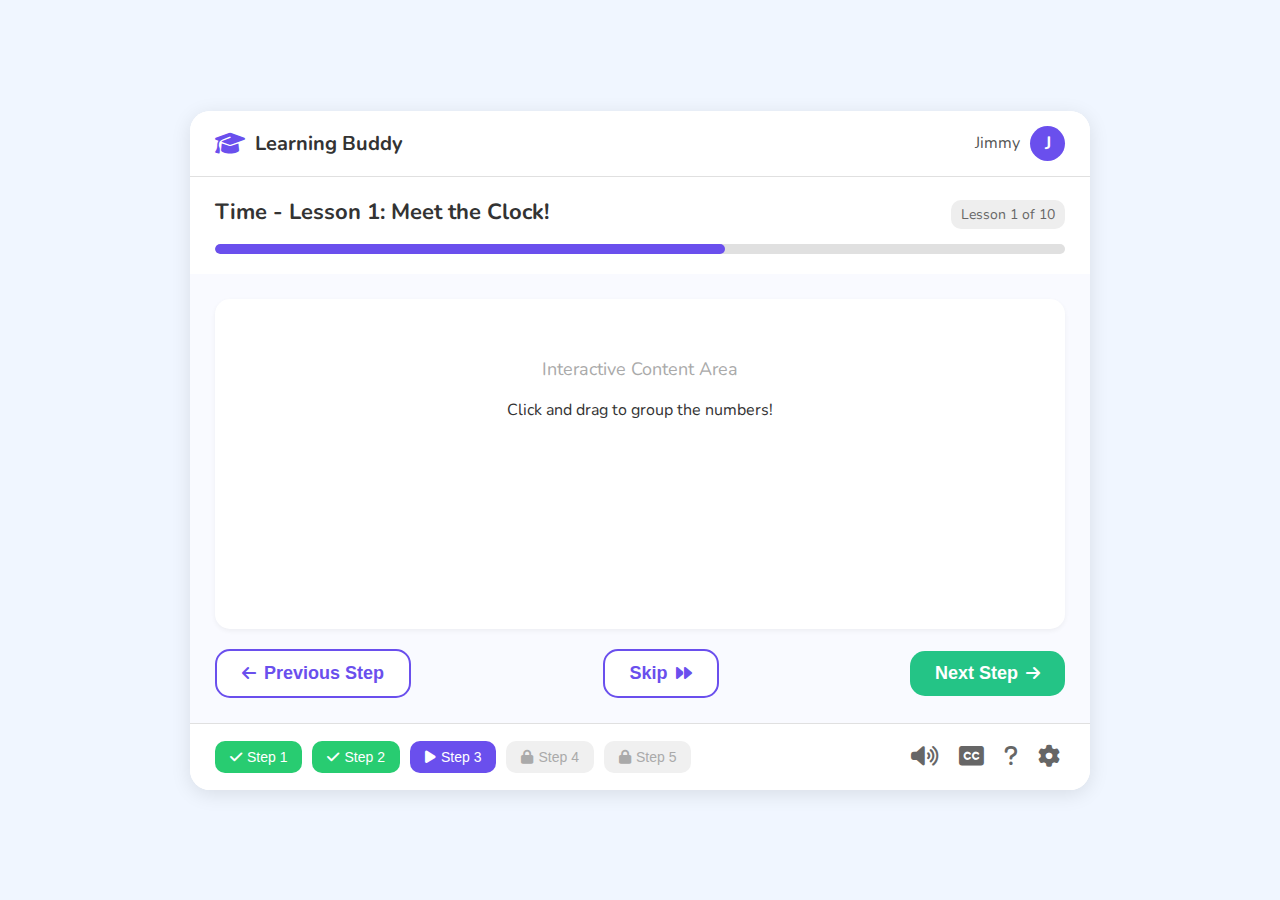
<file: LessonCode/index.html>
<!DOCTYPE html>
<html lang="en">
<head>
    <meta charset="UTF-8">
    <meta name="viewport" content="width=device-width, initial-scale=1.0">
    <title>Learning Buddy - Meet the Clock!</title>
    <link rel="stylesheet" href="style.css">
    <!-- Using Font Awesome for icons -->
    <link rel="stylesheet" href="https://cdnjs.cloudflare.com/ajax/libs/font-awesome/6.5.1/css/all.min.css">
    <!-- Using Google Fonts for child-friendly typography -->
    <link rel="preconnect" href="https://fonts.googleapis.com">
    <link rel="preconnect" href="https://fonts.gstatic.com" crossorigin>
    <link href="https://fonts.googleapis.com/css2?family=Nunito:wght@400;700&display=swap" rel="stylesheet">
</head>
<body>
    <div class="lesson-container">
        <header class="lesson-header">
            <div class="header-left">
                <i class="fas fa-graduation-cap header-icon"></i>
                <span class="header-title">Learning Buddy</span>
            </div>
            <div class="header-right">
                <span class="user-name">Jimmy</span>
                <div class="avatar-initial">J</div>
            </div>
        </header>

        <div class="lesson-progress-area">
             <div class="lesson-info">
                 <h1 class="lesson-title">Time - Lesson 1: Meet the Clock!</h1>
                 <span class="lesson-counter">Lesson 1 of 10</span> <!-- Placeholder total -->
             </div>
            <div class="progress-bar-container">
                <div class="progress-bar"></div>
            </div>
        </div>

        <main class="lesson-main">
            <div class="activity-area">
                <!-- Placeholder for interactive content -->
                <p class="placeholder-text">Interactive Content Area</p>
                <p>Click and drag to group the numbers!</p> <!-- From Image -->
            </div>

            <!-- Instruction box hidden for now - will be populated dynamically -->
            <!-- 
            <div class="instruction-box">
                <p class="instruction-title">[Instruction Title Placeholder]</p> 
                <p class="instruction-detail"><i class="fas fa-star star-icon"></i> [Instruction detail or feedback placeholder]</p> 
            </div>
            -->

            <div class="navigation-buttons">
                <button class="btn btn-secondary btn-prev-step"><i class="fas fa-arrow-left"></i> Previous Step</button>
                <button class="btn btn-secondary btn-skip">Skip <i class="fas fa-forward"></i></button>
                <button class="btn btn-primary btn-next-step">Next Step <i class="fas fa-arrow-right"></i></button>
            </div>
        </main>

        <footer class="lesson-footer">
            <div class="step-indicators">
                <button class="step-indicator completed"><i class="fas fa-check"></i> Step 1</button>
                <button class="step-indicator completed"><i class="fas fa-check"></i> Step 2</button>
                <button class="step-indicator active"><i class="fas fa-play"></i> Step 3</button>
                <button class="step-indicator locked"><i class="fas fa-lock"></i> Step 4</button>
                <button class="step-indicator locked"><i class="fas fa-lock"></i> Step 5</button>
            </div>

            <div class="footer-controls">
                <button class="btn-icon" aria-label="Audio Control"><i class="fas fa-volume-up"></i></button>
                <button class="btn-icon" aria-label="Closed Captions"><i class="fas fa-closed-captioning"></i></button>
                <button class="btn-icon" aria-label="Help"><i class="fas fa-question"></i></button>
                <button class="btn-icon" aria-label="Settings"><i class="fas fa-cog"></i></button>
            </div>
        </footer>
    </div>

    <!-- Link to p5.js library (if needed for interactions later) -->
    <!-- <script src="https://cdnjs.cloudflare.com/ajax/libs/p5.js/1.4.0/p5.js"></script> -->
    <!-- <script src="js/sketch.js"></script> -->

    <!-- Link to our JavaScript files -->
    <script src="js/stepNavigation.js" type="module"></script>
    <script src="js/main.js" type="module"></script>
</body>
</html>
</file>
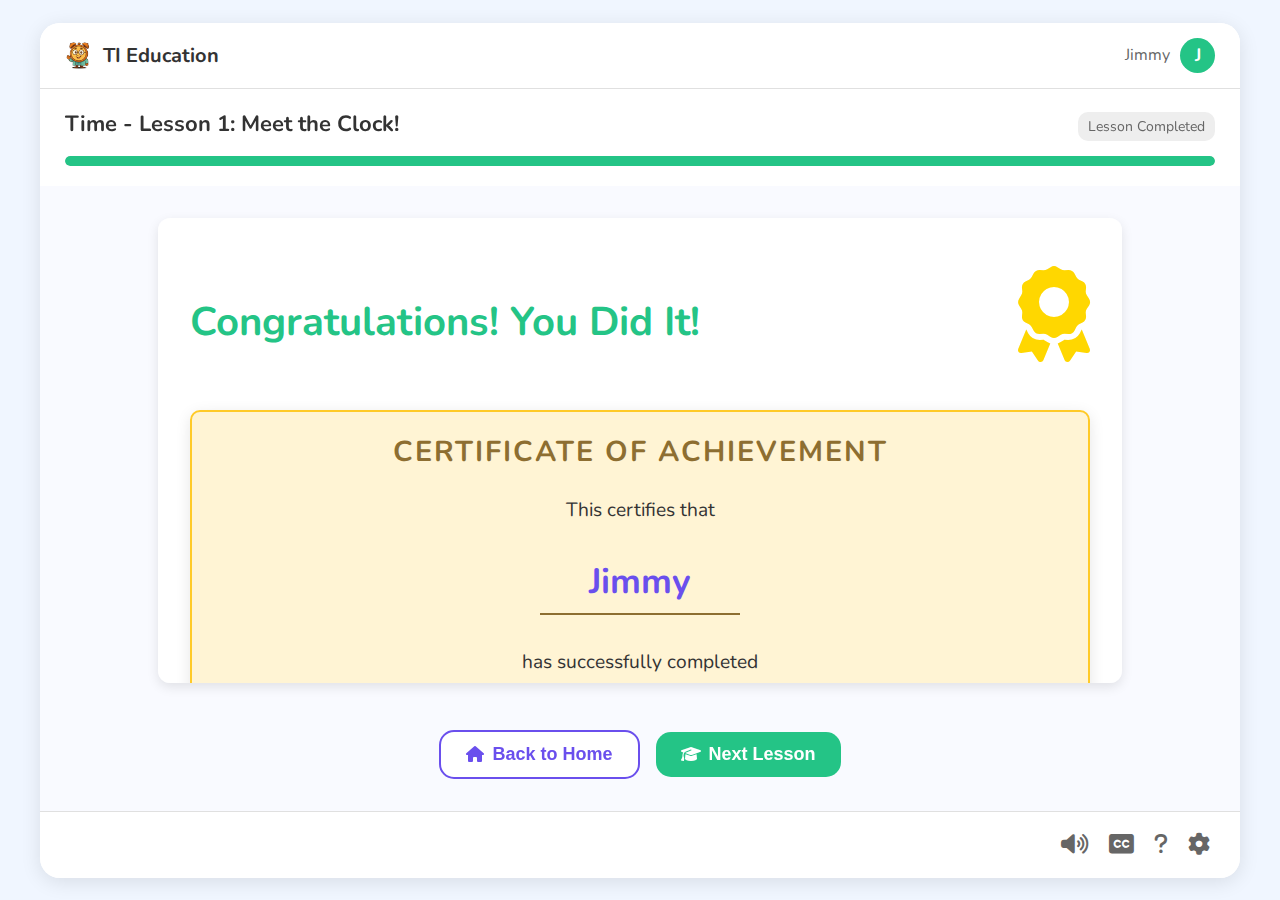
<file: completed.html>
<!DOCTYPE html>
<html lang="en">
<head>
    <meta charset="UTF-8">
    <meta name="viewport" content="width=device-width, initial-scale=1.0">
    <title>Congratulations! You've Completed "Meet the Clock!"</title>
    <link rel="stylesheet" href="css/style.css">
    <!-- Using Font Awesome for icons -->
    <link rel="stylesheet" href="https://cdnjs.cloudflare.com/ajax/libs/font-awesome/6.5.1/css/all.min.css">
    <!-- Using Google Fonts for child-friendly typography -->
    <link rel="preconnect" href="https://fonts.googleapis.com">
    <link rel="preconnect" href="https://fonts.gstatic.com" crossorigin>
    <link href="https://fonts.googleapis.com/css2?family=Nunito:wght@400;700&display=swap" rel="stylesheet">
    <!-- Favicon Link -->
    <link rel="icon" type="image/png" href="img/professor/professor_tempo_32x32.png">
    <style>
        /* Styles for scrollable certificate section */
        .lesson-main.completed-screen {
            overflow-y: auto !important;
            max-height: 70vh;
        }
        
        .completion-content {
            width: 100%;
            overflow-x: hidden;
        }
        
        .certificate-container {
            margin: 20px auto;
            max-width: 100%;
            box-sizing: border-box;
        }
        
        /* Add scrollbar styling for better appearance */
        .lesson-main.completed-screen::-webkit-scrollbar {
            width: 8px;
        }

        .lesson-main.completed-screen::-webkit-scrollbar-track {
            background: #f0f0f0;
            border-radius: 4px;
        }

        .lesson-main.completed-screen::-webkit-scrollbar-thumb {
            background-color: #ccc;
            border-radius: 4px;
        }

        .lesson-main.completed-screen::-webkit-scrollbar-thumb:hover {
            background-color: #aaa;
        }
    </style>
</head>
<body>
    <div class="lesson-container">
        <header class="lesson-header">
            <div class="header-left">
                <img src="img/professor/professor_tempo_48x48.png" alt="Professor Tempo" class="header-icon professor-icon" id="professor-image">
                <span class="header-title">TI Education</span>
            </div>
            <div class="header-right">
                <span class="user-name">Jimmy</span>
                <div class="avatar-initial">J</div>
            </div>
        </header>

        <div class="lesson-progress-area">
             <div class="lesson-info">
                 <h1 class="lesson-title">Time - Lesson 1: Meet the Clock!</h1>
                 <span class="lesson-counter">Lesson Completed</span>
             </div>
            <div class="progress-bar-container">
                <div class="progress-bar" style="width: 100%;"></div>
            </div>
        </div>

        <main class="lesson-main completed-screen">
            <div class="completion-content">
                <div class="completion-header" style="display: flex; justify-content: space-between; align-items: center;">
                    <h2>Congratulations! You Did It!</h2>
                    <div class="confetti-animation">
                        <i class="fas fa-award completion-icon"></i>
                    </div>
                </div>
                
                <div class="certificate-container">
                    <div class="certificate">
                        <div class="certificate-header">Certificate of Achievement</div>
                        <div class="certificate-title">This certifies that</div>
                        <div class="certificate-name">Jimmy</div>
                        <div class="certificate-description">has successfully completed</div>
                        <div class="certificate-course">Time - Lesson 1: Meet the Clock!</div>
                        <div class="certificate-stars">
                            <i class="fas fa-star"></i>
                            <i class="fas fa-star"></i>
                            <i class="fas fa-star"></i>
                            <i class="fas fa-star"></i>
                            <i class="fas fa-star"></i>
                        </div>
                    </div>
                </div>
                
                <div class="completion-summary">
                    <h3>You've Learned:</h3>
                    <ul>
                        <li><i class="fas fa-check"></i> The numbers and their positions on a clock face</li>
                        <li><i class="fas fa-check"></i> The hour hand (the short one) on the clock</li>
                        <li><i class="fas fa-check"></i> The minute hand (the long one) on the clock</li>
                        <li><i class="fas fa-check"></i> That clocks move in a clockwise direction</li>
                    </ul>
                </div>
            </div>

            <div class="navigation-buttons completion-buttons">
                <button class="btn btn-secondary" onclick="window.location.href='index.html'">
                    <i class="fas fa-home"></i> Back to Home
                </button>
                <button class="btn btn-primary" onclick="window.location.href='index.html'">
                    <i class="fas fa-graduation-cap"></i> Next Lesson
                </button>
            </div>
        </main>

        <footer class="lesson-footer">
            <div class="step-indicators">
                <!-- No step indicators shown on completion page -->
            </div>

            <div class="footer-controls">
                <button class="btn-icon" aria-label="Audio Control"><i class="fas fa-volume-up"></i></button>
                <button class="btn-icon" aria-label="Closed Captions"><i class="fas fa-closed-captioning"></i></button>
                <button class="btn-icon" aria-label="Help"><i class="fas fa-question"></i></button>
                <button class="btn-icon" aria-label="Settings"><i class="fas fa-cog"></i></button>
            </div>
        </footer>
    </div>

    <!-- Link to JavaScript files -->
    <script src="js/stepNavigation.js" type="module"></script>
    <script src="js/main.js" type="module"></script>
</body>
</html>
</file>
<file: LessonCode/style.css>
/* General Styles */
body {
    font-family: 'Nunito', sans-serif;
    margin: 0;
    background-color: #f0f6ff; /* Light blue background */
    display: flex;
    justify-content: center;
    align-items: center;
    min-height: 100vh;
    color: #333;
}

.lesson-container {
    background-color: #ffffff;
    border-radius: 20px;
    box-shadow: 0 4px 20px rgba(0, 0, 0, 0.1);
    width: 90%;
    max-width: 900px; /* Increased max width from 800px */
    overflow: hidden; /* Ensure child elements conform to rounded corners */
    display: flex;
    flex-direction: column;
}

/* Header */
.lesson-header {
    display: flex;
    justify-content: space-between;
    align-items: center;
    padding: 15px 25px;
    background-color: #fff; /* White header background */
    border-bottom: 1px solid #e0e0e0;
}

.header-left {
    display: flex;
    align-items: center;
}

.header-icon {
    font-size: 24px;
    color: #6a4fed; /* Primary Purple */
    margin-right: 10px;
}

.header-title {
    font-weight: 700;
    font-size: 20px;
    color: #333;
}

.header-right {
    display: flex;
    align-items: center;
}

.user-name {
    margin-right: 10px;
    font-size: 16px;
    color: #555;
}

/* Style for the Initial Avatar */
.avatar-initial {
    width: 35px;
    height: 35px;
    border-radius: 50%;
    background-color: #6a4fed; /* Primary Purple */
    color: white;
    display: flex;
    justify-content: center;
    align-items: center;
    font-weight: 700;
    font-size: 18px;
}

/* Progress Area */
.lesson-progress-area {
    padding: 20px 25px;
}

.lesson-info {
    display: flex;
    justify-content: space-between;
    align-items: baseline; /* Align title and counter */
    margin-bottom: 15px;
}

.lesson-title {
    font-size: 22px;
    font-weight: 700;
    margin: 0;
    color: #333;
}

.lesson-counter {
    font-size: 14px;
    color: #666;
    background-color: #eee;
    padding: 5px 10px;
    border-radius: 10px;
}

.progress-bar-container {
    height: 10px;
    background-color: #e0e0e0;
    border-radius: 5px;
    overflow: hidden;
}

.progress-bar {
    height: 100%;
    width: 30%; /* Example progress */
    background-color: #6a4fed; /* Primary Purple */
    border-radius: 5px;
    transition: width 0.5s ease-in-out;
}

/* Main Content */
.lesson-main {
    padding: 25px;
    background-color: #f9faff; /* Slightly off-white bg for main area */
    flex-grow: 1; /* Allow main to fill available space */
    display: flex;
    flex-direction: column;
    gap: 20px; /* Space between elements */
}

.activity-area {
    background-color: #ffffff;
    border-radius: 15px;
    padding: 40px 30px; /* Increased padding */
    text-align: center;
    min-height: 250px; /* Increased min-height */
    box-shadow: 0 2px 5px rgba(0, 0, 0, 0.05);
}

.placeholder-text {
    color: #aaa;
    font-size: 18px;
}

.instruction-box {
    background-color: #fffbe6; /* Light yellow */
    border: 1px solid #ffecb3; /* Yellow border */
    border-radius: 10px;
    padding: 15px 20px;
    min-height: 50px; /* Add min-height so it doesn't collapse when empty */
}

.instruction-title {
    font-weight: 700;
    margin: 0 0 5px 0;
    font-size: 18px;
}

.instruction-detail {
    margin: 0;
    font-size: 16px;
    color: #555;
}

.star-icon {
    color: #ffca28; /* Yellow star */
    margin-right: 5px;
}

/* Buttons */
.navigation-buttons {
    display: flex;
    justify-content: space-between; /* Space out main action buttons */
    align-items: center;
}

.btn {
    padding: 12px 25px;
    font-size: 18px;
    border-radius: 15px;
    border: none;
    cursor: pointer;
    transition: background-color 0.2s ease, transform 0.1s ease;
    font-weight: 700;
    display: inline-flex; /* Align icon and text */
    align-items: center;
    gap: 8px; /* Space between icon and text */
}

.btn i {
    font-size: 16px; /* Slightly smaller icon */
}

.btn-primary {
    background-color: #24c486; /* Green for primary actions */
    color: white;
}

.btn-primary:hover {
    background-color: #1da16f;
}

.btn-secondary {
    /* background-color: #cccccc; /* Darker gray for better visibility */ 
    background-color: #ffffff; /* White background */
    color: #6a4fed; /* Purple text */
    border: 2px solid #6a4fed; /* Purple border */
}

.btn-secondary:hover {
    /* background-color: #bbbbbb; /* Darker hover state */
    background-color: #f4f1ff; /* Very light purple background on hover */
    color: #5a3fcf; /* Slightly darker purple text/border on hover */
    border-color: #5a3fcf;
}

/* Removed btn-try-again specific style as it's replaced by btn-prev-step */
/* .btn-try-again i {
    color: #ff5c5c; 
} */

.btn:active {
    transform: scale(0.98);
}

/* Footer */
.lesson-footer {
    display: flex;
    justify-content: space-between;
    align-items: center;
    padding: 15px 25px;
    background-color: #ffffff;
    border-top: 1px solid #e0e0e0;
}

.step-indicators {
    display: flex;
    gap: 10px;
}

.step-indicator {
    padding: 8px 15px;
    font-size: 14px;
    border-radius: 10px;
    border: none;
    cursor: pointer;
    display: inline-flex;
    align-items: center;
    gap: 5px;
    transition: background-color 0.2s ease;
}

.step-indicator.completed {
    background-color: #28cc71; /* Green */
    color: white;
}

.step-indicator.active {
    background-color: #6a4fed; /* Purple */
    color: white;
}

.step-indicator.locked {
    background-color: #f0f0f0;
    color: #aaa;
    cursor: default;
}

.footer-controls {
    display: flex;
    gap: 10px;
}

.btn-icon {
    background: none;
    border: none;
    font-size: 22px;
    color: #666;
    cursor: pointer;
    padding: 5px;
    transition: color 0.2s ease;
}

.btn-icon:hover {
    color: #6a4fed; /* Purple */
}

/* Responsive adjustments (example) */
@media (max-width: 600px) {
    .lesson-container {
        width: 95%;
        border-radius: 10px;
    }

    .lesson-header,
    .lesson-progress-area,
    .lesson-main,
    .lesson-footer {
        padding: 15px;
    }

    .lesson-title {
        font-size: 18px;
    }

    .btn {
        padding: 10px 15px;
        font-size: 16px;
    }

    .step-indicator {
        font-size: 12px;
        padding: 6px 10px;
    }

    .navigation-buttons {
       flex-direction: column; /* Stack buttons on small screens */
       align-items: stretch; /* Make buttons full width */
       gap: 10px;
    }
}
</file>
<file: css/style.css>
/* Color Palette Variables */
:root {
    /* Primary Colors */
    --primary-purple: #6a4fed;
    --secondary-teal: #24c486;
    
    /* Secondary/Accent Colors */
    --accent-pink: #ff6b9d;
    --accent-yellow: #ffca28;
    --accent-blue: #46c0ff;
    
    /* Neutral Colors */
    --background-light: #f0f6ff;
    --card-background: #ffffff;
    --text-primary: #333333;
    --text-secondary: #666666;
    --border-light: #e0e0e0;
    
    /* Feedback Colors */
    --success: #28cc71;
    --warning: #ffca28;
    --error: #ff5c5c;
    --info: #46c0ff;
    
    /* Derived Colors (variations of base colors) */
    --primary-purple-hover: #5a3fcf;
    --secondary-teal-hover: #1da16f;
    --accent-blue-hover: #2e9ad9;
    --accent-pink-hover: #fff0f5;
}

/* General Styles */
body {
    font-family: 'Nunito', sans-serif;
    margin: 0;
    background-color: var(--background-light);
    display: flex;
    justify-content: center;
    align-items: center;
    min-height: 100vh;
    color: var(--text-primary);
}

.lesson-container {
    background-color: var(--card-background);
    border-radius: 20px;
    box-shadow: 0 4px 20px rgba(0, 0, 0, 0.1);
    width: 95%;
    max-width: 1200px; 
    overflow: hidden; /* Ensure child elements conform to rounded corners */
    display: flex;
    flex-direction: column;
    height: 95vh; /* Force container to fit viewport height */
}

/* Header */
.lesson-header {
    display: flex;
    justify-content: space-between;
    align-items: center;
    padding: 15px 25px;
    background-color: var(--card-background);
    border-bottom: 1px solid var(--border-light);
}

.header-left {
    display: flex;
    align-items: center;
}

/* --- Add Character Guide Style --- */
.character-guide-img {
    height: 40px; /* Adjust size as needed */
    width: auto;
    margin-right: 15px; /* Space between image and icon */
}
/* --- End Add --- */

/* Style for header icons */
.header-icon {
    font-size: 24px; /* Default size for Font Awesome icons */
    color: var(--accent-blue);
    margin-right: 10px;
    display: inline-block; /* Ensure vertical alignment behaves */
    vertical-align: middle; /* Align icon vertically with text */
}

/* Specific style for the Professor image when used as a header icon */
.header-icon.professor-icon {
    height: 28px; /* <<< Set explicit height for the image */
    width: auto;  /* <<< Let width adjust automatically */
    font-size: initial; /* Reset font-size for image tag */
    color: initial; /* Reset color for image tag */
    vertical-align: middle; /* Ensure vertical alignment */
}

.header-title {
    font-weight: 700;
    font-size: 20px;
    color: var(--text-primary);
    vertical-align: middle; /* Align title vertically with icon */
}

.header-right {
    display: flex;
    align-items: center;
}

.user-name {
    margin-right: 10px;
    font-size: 16px;
    color: var(--text-secondary);
}

/* Style for the Initial Avatar */
.avatar-initial {
    width: 35px;
    height: 35px;
    border-radius: 50%;
    background-color: var(--secondary-teal);
    color: var(--card-background);
    display: flex;
    justify-content: center;
    align-items: center;
    font-weight: 700;
    font-size: 18px;
}

/* Progress Area */
.lesson-progress-area {
    padding: 20px 25px;
}

.lesson-info {
    display: flex;
    justify-content: space-between;
    align-items: baseline; /* Align title and counter */
    margin-bottom: 15px;
}

.lesson-title {
    font-size: 22px;
    font-weight: 700;
    margin: 0;
    color: var(--text-primary);
}

.lesson-counter {
    font-size: 14px;
    color: var(--text-secondary);
    background-color: #eee;
    padding: 5px 10px;
    border-radius: 10px;
}

.progress-bar-container {
    height: 10px;
    background-color: var(--border-light);
    border-radius: 5px;
    overflow: hidden;
}

.progress-bar {
    height: 100%;
    width: 30%; /* Example progress */
    background-color: var(--secondary-teal);
    border-radius: 5px;
    transition: width 0.5s ease-in-out;
}

/* Main Content */
.lesson-main {
    padding: 25px;
    background-color: #f9faff; 
    flex-grow: 1; 
    display: flex;
    flex-direction: column;
    gap: 15px; /* Reduced gap slightly */
    overflow: hidden; 
}

.activity-area {
    background-color: var(--card-background);
    border-radius: 15px;
    box-shadow: 0 2px 5px rgba(0, 0, 0, 0.05);
    display: flex; 
    flex-direction: column; 
    align-items: center; 
    justify-content: center; /* Center content vertically */
    flex-grow: 1; /* Allow height to be flexible */
    overflow: hidden;
    padding: 25px 20px; /* Increased top padding */
    text-align: center; /* Center text elements by default */
}

/* Style the content wrapper inside activity-area */
#learn-it-content, 
#warm-up-content,
#try-it-content,
#show-it-content,
#do-it-content { /* Apply common row layout */
    width: 100%;
    height: 100%;
    display: flex; 
    flex-direction: row; /* Revert to row */
    flex-wrap: wrap; 
    align-items: stretch; 
    justify-content: space-between; 
    gap: 20px; 
    padding: 5px 0; /* Vertical padding */
    min-height: 400px; /* Ensure minimum height */
}

/* Style title and instruction globally within content-right */
.content-right h2 {
    font-size: 1.4rem; 
    font-weight: 700;
    margin-bottom: 5px; 
    color: var(--text-primary);
    flex-shrink: 0;
    width: 100%; /* Take full width of content-right */
    text-align: left; /* Ensure left alignment */
}

.content-right p.instruction {
    font-size: 1rem;
    color: var(--text-secondary);
    margin-bottom: 15px; /* More space before check area */
    max-width: 100%; /* Take full width */
    line-height: 1.4;
    flex-shrink: 0;
    text-align: left; /* Ensure left alignment */
}

.content-right #embedded-check-area {
    flex-grow: 1; /* Allow this area to take available vertical space */
    min-height: 50px;
    width: 100%;
    flex-shrink: 0;
    display: flex;
    flex-direction: column; /* Keep column direction */
    justify-content: center; /* Vertically center the content (e.g., mcq-button-container) */
    align-items: center; /* Horizontally center the content */
}

/* Update canvas container globally within content-left */
.content-left #canvas-container {
    min-height: 250px; 
    height: 100%; /* Fill height of content-left */
    width: 100%; /* Fill width of content-left */
    max-width: 100%; 
    flex-grow: 1; 
    display: flex;
    justify-content: center;
    align-items: center;
    margin-bottom: 0; 
}

/* Content left/right */
.content-left {
    flex: 1;
    min-width: 300px;
    order: 1; 
    display: flex;
    flex-direction: column;
    align-items: center;
    justify-content: center; 
    height: 100%; /* Ensure full height */
}

.content-right {
    flex: 1;
    display: flex;
    flex-direction: column;
    align-items: flex-start; 
    text-align: left; 
    min-width: 250px; 
    order: 2; 
    height: 100%; /* Ensure full height */
    padding: 10px; /* Add some padding */
}

/* Style title and instruction */
#learn-it-title,
#warm-up-title {
    flex-shrink: 0;
    margin: 10px 0 15px 0; /* Increased bottom margin */
    font-size: 1.3rem;
    text-align: left; /* Left align instead of center */
    width: 100%;
    padding: 0;
    box-sizing: border-box;
    word-wrap: break-word;
    overflow-wrap: break-word;
    max-width: 100%;
    line-height: 1.3;
}

#learn-it-instruction,
#warm-up-instruction {
    flex-shrink: 0;
    margin-bottom: 20px;
    max-width: 100%; /* Full width of parent */
    line-height: 1.5;
    text-align: left; /* Left align instead of center */
    padding: 0;
}

/* Update canvas container */
#canvas-container {
    width: 100%;
    flex-grow: 0; /* Don't grow */
    flex-shrink: 0; /* Don't shrink */
    min-height: 250px;
    display: flex;
    justify-content: center;
    align-items: center;
    line-height: 0;
    position: relative; /* Needed for potential absolute positioning inside */
    touch-action: none; /* Prevent default touch actions like scrolling */
}

.placeholder-text {
    color: #aaa;
    font-size: 18px;
}

.instruction-box {
    background-color: #fffbe6; /* Light yellow */
    border: 1px solid #ffecb3; /* Yellow border */
    border-radius: 10px;
    padding: 15px 20px;
    min-height: 50px; /* Add min-height so it doesn't collapse when empty */
}

.instruction-title {
    font-weight: 700;
    margin: 0 0 5px 0;
    font-size: 18px;
}

.instruction-detail {
    margin: 0;
    font-size: 16px;
    color: var(--text-secondary);
}

.star-icon {
    color: var(--accent-yellow);
    margin-right: 5px;
}

/* Buttons */
.navigation-buttons {
    display: flex;
    justify-content: space-between; 
    align-items: center;
    flex-shrink: 0; /* Prevent shrinking */
    padding-top: 0; /* Gap is handled by lesson-main */
}

.btn {
    padding: 12px 25px;
    font-size: 18px;
    border-radius: 15px;
    border: none;
    cursor: pointer;
    transition: all 0.2s ease;
    font-weight: 700;
    display: inline-flex; /* Align icon and text */
    align-items: center;
    gap: 8px; /* Space between icon and text */
}

.btn i {
    font-size: 16px; /* Slightly smaller icon */
}

/* Primary/Next button - Teal green */
.btn-primary {
    background-color: var(--secondary-teal);
    color: var(--card-background);
    border: none;
}

.btn-primary:hover {
    background-color: var(--secondary-teal-hover);
}

/* Previous button - Blue */
.btn-prev-step {
    background-color: var(--accent-blue);
    color: var(--card-background);
    border: none;
}

.btn-prev-step:hover {
    background-color: var(--accent-blue-hover);
}

/* Skip button - Pink outline */
.btn-skip {
    background-color: var(--card-background);
    color: var(--accent-pink);
    border: 2px solid var(--accent-pink);
}

.btn-skip i {
    margin-right: 2px; /* Add some space after the first icon */
}

.btn-skip i:first-of-type {
    margin-right: -4px; /* Pull the second icon closer to the first */
}

.btn-skip:hover {
    background-color: var(--accent-pink-hover);
}

/* General secondary button style for other secondary buttons */
.btn-secondary {
    background-color: var(--card-background);
    color: var(--primary-purple);
    border: 2px solid var(--primary-purple); 
}

.btn-secondary:hover {
    background-color: #f4f1ff; /* Very light purple background on hover */
    color: var(--primary-purple-hover);
    border-color: var(--primary-purple-hover);
}

/* Disabled button state */
.btn:disabled {
    background-color: var(--border-light);
    color: #999999;
    border: none;
    cursor: not-allowed;
}

.btn:disabled:hover {
    background-color: var(--border-light); /* No change on hover when disabled */
    transform: none;
}

.btn:active:not(:disabled) {
    transform: scale(0.98);
}

/* Footer */
.lesson-footer {
    display: flex;
    justify-content: space-between;
    align-items: center;
    padding: 15px 25px;
    background-color: var(--card-background);
    border-top: 1px solid var(--border-light);
    flex-shrink: 0;
}

.step-indicators {
    display: flex;
    gap: 10px;
}

.step-indicator {
    padding: 8px 15px;
    font-size: 14px;
    border-radius: 10px;
    border: none;
    cursor: pointer;
    display: inline-flex;
    align-items: center;
    gap: 5px;
    transition: background-color 0.2s ease;
}

.step-indicator.completed {
    background-color: var(--success);
    color: var(--card-background);
}

.step-indicator.active {
    background-color: var(--primary-purple);
    color: var(--card-background);
}

.step-indicator.locked {
    background-color: #f0f0f0;
    color: #aaa;
    cursor: default;
}

.footer-controls {
    display: flex;
    gap: 10px;
}

.btn-icon {
    background: none;
    border: none;
    font-size: 22px;
    color: var(--text-secondary);
    cursor: pointer;
    padding: 5px;
    transition: color 0.2s ease;
}

.btn-icon:hover {
    color: var(--primary-purple);
}

/* Responsive adjustments (example) */
@media (max-width: 600px) {
    .lesson-container {
        width: 95%;
        border-radius: 10px;
    }

    .lesson-header,
    .lesson-progress-area,
    .lesson-main,
    .lesson-footer {
        padding: 15px;
    }

    .lesson-title {
        font-size: 18px;
    }
    
    /* Improved title handling for small screens */
    #learn-it-title,
    #warm-up-title {
        font-size: 1.1rem;
        margin: 8px 0;
        padding: 0 5px;
    }
    
    #learn-it-instruction,
    #warm-up-instruction {
        font-size: 0.95rem;
        max-width: 95%;
    }
    
    .activity-area {
        padding: 15px 10px;
    }

    .btn {
        padding: 10px 15px;
        font-size: 16px;
    }

    .step-indicator {
        font-size: 12px;
        padding: 6px 10px;
    }

    .navigation-buttons {
       flex-direction: column; /* Stack buttons on small screens */
       align-items: stretch; /* Make buttons full width */
       gap: 10px;
    }
}

/* Medium screen adjustments */
@media (min-width: 601px) and (max-width: 900px) {
    #learn-it-title,
    #warm-up-title {
        font-size: 1.2rem;
        margin: 8px 0;
    }
    
    .activity-area {
        padding: 20px 15px;
    }
    
    #learn-it-instruction,
    #warm-up-instruction {
        max-width: 92%;
    }
}

/* --- Utility Classes --- */
.hidden {
    display: none !important; /* Use important to override potential inline styles if needed */
}
/* --- End Utility Classes --- */

/* --- Adjust Style for Initial Character --- */
#professor-intro-img.instruction-character-img {
    height: 200px; /* Make initial image larger */
    margin-bottom: 20px; 
}
/* --- End Adjust --- */

/* Welcome Page Styles */
.welcome-screen {
    display: flex;
    flex-direction: column;
    align-items: center;
    justify-content: center;
    text-align: center;
    padding: 2rem;
}

.welcome-content {
    max-width: 800px;
    margin: 0 auto;
    background-color: white;
    border-radius: 12px;
    padding: 2rem;
    box-shadow: 0 4px 12px rgba(0, 0, 0, 0.1);
}

.welcome-message {
    display: flex;
    flex-direction: column;
    align-items: center;
    margin-top: 1.5rem;
}

@media (min-width: 768px) {
    .welcome-message {
        flex-direction: row;
        text-align: left;
    }
}

.welcome-image {
    margin-bottom: 1.5rem;
}

.welcome-icon {
    font-size: 8rem;
    color: #4a6bdf;
    margin-right: 2rem;
}

.welcome-text {
    flex: 1;
}

.welcome-text ul {
    text-align: left;
    margin: 1rem 0;
    padding-left: 1.5rem;
}

.welcome-text li {
    margin-bottom: 0.5rem;
    font-size: 1rem; /* Using the 1rem size from index.html */
    line-height: 1.4;
}

/* Bullet point styling for other pages (matching welcome page style) */
.simple-list {
    text-align: left;
    margin: 1rem 0;
    padding-left: 1.5rem;
}

.simple-list li {
    margin-bottom: 0.5rem;
    font-size: 1rem; /* Match welcome page style */
    line-height: 1.4;
}

.welcome-buttons {
    margin-top: 2rem;
}

.btn-start-lesson {
    font-size: 1.2rem;
    padding: 0.75rem 2rem;
    background-color: #4a6bdf;
    border-radius: 30px;
    transition: all 0.3s ease;
}

.btn-start-lesson:hover {
    transform: scale(1.05);
    background-color: #3450b2;
}

/* Completion Page Styles */
.completed-screen {
    display: flex;
    flex-direction: column;
    align-items: center;
    text-align: center;
    padding: 2rem;
}

.completion-content {
    max-width: 900px;
    margin: 0 auto;
    background-color: white;
    border-radius: 12px;
    padding: 2rem;
    box-shadow: 0 4px 12px rgba(0, 0, 0, 0.1);
}

.completion-header {
    margin-bottom: 2rem;
}

.completion-header h2 {
    font-size: 2.5rem;
    color: var(--secondary-teal);
    margin-bottom: 1rem;
}

.confetti-animation {
    margin: 1rem 0;
}

.completion-icon {
    font-size: 6rem;
    color: #FFD700; /* Gold color */
    animation: pulse 2s infinite;
}

@keyframes pulse {
    0% { transform: scale(1); }
    50% { transform: scale(1.1); }
    100% { transform: scale(1); }
}

.certificate-container {
    margin: 2rem auto;
    max-width: 600px;
}

.certificate {
    background-color: #fffdf5;
    border: 5px solid #f0c75e;
    border-radius: 10px;
    padding: 2rem;
    position: relative;
    box-shadow: 0 4px 15px rgba(0, 0, 0, 0.1);
}

.certificate:before, 
.certificate:after {
    content: '';
    position: absolute;
    width: 100%;
    height: 100%;
    border: 1px solid #e6d9b8;
    left: -10px;
    top: -10px;
    border-radius: 10px;
    z-index: -1;
}

.certificate:after {
    left: 10px;
    top: 10px;
}

.certificate-header {
    font-size: 1.8rem;
    font-weight: bold;
    color: #8d6e31;
    margin-bottom: 1rem;
    text-transform: uppercase;
    letter-spacing: 2px;
}

.certificate-title {
    font-size: 1.2rem;
    margin-bottom: 0.5rem;
}

.certificate-name {
    font-size: 2.2rem;
    font-weight: bold;
    color: var(--primary-purple);
    margin: 1rem 0;
    font-family: 'Nunito', cursive;
    position: relative;
}

.certificate-name:after {
    content: '';
    display: block;
    width: 200px;
    height: 2px;
    background-color: #8d6e31;
    margin: 0.5rem auto;
}

.certificate-description {
    font-size: 1.2rem;
    margin-bottom: 0.5rem;
}

.certificate-course {
    font-size: 1.5rem;
    font-weight: bold;
    color: var(--text-primary);
    margin: 1rem 0;
}

.certificate-stars {
    margin: 1.5rem 0;
}

.certificate-stars i {
    color: #FFD700;
    font-size: 1.5rem;
    margin: 0 0.3rem;
}

.completion-summary {
    margin-top: 2rem;
    background-color: #f9f9f9;
    padding: 1.5rem;
    border-radius: 10px;
    text-align: left;
}

.completion-summary h3 {
    color: var(--text-primary);
    margin-bottom: 1rem;
}

.completion-summary ul {
    list-style-type: none;
    padding-left: 0;
}

.completion-summary li {
    margin-bottom: 0.8rem;
    font-size: 1.1rem;
}

.completion-summary li i {
    color: var(--success);
    margin-right: 0.8rem;
}

.completion-buttons {
    margin-top: 2rem;
    gap: 1rem;
}

@media (max-width: 600px) {
    .certificate {
        padding: 1.5rem;
    }
    
    .certificate-header {
        font-size: 1.5rem;
    }
    
    .certificate-name {
        font-size: 1.8rem;
    }
    
    .completion-icon {
        font-size: 4rem;
    }
}

/* --- Add Style for Feedback Area --- */
.feedback {
    min-height: 20px;
    margin-top: 0; /* Gap is handled by lesson-main */
    padding: 10px 15px;
    border-radius: 8px;
    font-weight: bold;
    font-size: 1.1rem;
    text-align: center;
    transition: all 0.3s ease;
    flex-shrink: 0; /* Prevent shrinking */
}

.feedback-correct {
    color: var(--success); /* Green */
    background-color: #eafaf1; /* Light green background */
    border: 1px solid #a3e9a4; /* Light green border */
}

.feedback-incorrect {
    color: var(--error); /* Red */
    background-color: #ffeeee; /* Light red background */
    border: 1px solid #ffc2c2; /* Light red border */
}
/* --- End Add --- */

/* Style check area */
#embedded-check-area {
    width: 100%;
    min-height: 40px;
    display: flex;
    justify-content: flex-start; /* Left align */
    align-items: center;
    margin-top: 15px;
    gap: 20px;
}

/* --- Update Style for Wrapper --- */
.canvas-check-wrapper {
    display: flex;
    flex-direction: row;
    align-items: center;
    justify-content: space-between;
    width: 100%;
    gap: 20px;
    flex-grow: 1;
    min-height: 250px;
}

/* Style check area WHEN INSIDE the wrapper (for step 2 buttons) */
.canvas-check-wrapper > #embedded-check-area {
    display: flex; 
    flex-direction: column;
    justify-content: center;
    align-items: flex-start; /* Left align to match new layout */
    gap: 15px;
    margin-top: 0;
    width: auto;
    min-height: initial;
    flex-shrink: 0;
}

/* Adjust direction-buttons-wrapper specifically for Yes/No buttons */
.direction-buttons-wrapper.yesno-buttons-wrapper {
    justify-content: flex-start;
    padding-left: 0;
    margin-top: 10px;
    gap: 15px; /* Smaller gap for Yes/No buttons */
}

/* Make Yes/No buttons more prominent */
.yesno-btn {
    min-width: 100px;
    padding: 12px 25px;
    background-color: var(--accent-blue-hover);
    color: white;
    border: none;
    display: inline-flex;
    align-items: center;
    justify-content: center;
    cursor: pointer;
    transition: all 0.2s ease;
    box-shadow: 0 3px 8px rgba(0, 0, 0, 0.12);
    font-weight: 700;
    font-size: 1.1rem;
    border-radius: 10px;
}

/* Yes/No Buttons Hover Style */
.yesno-btn:hover {
   background-color: var(--accent-blue);
   transform: scale(1.05);
   box-shadow: 0 6px 15px rgba(0, 0, 0, 0.2);
}

/* Yes/No Buttons Active Style */
.yesno-btn:active {
   transform: scale(0.96);
   box-shadow: 0 2px 5px rgba(0, 0, 0, 0.15);
}

/* Direction buttons wrapper for horizontal layout */
.direction-buttons-wrapper {
    display: flex;
    flex-direction: row;
    justify-content: flex-start; /* Left align */
    align-items: center;
    gap: 60px;
    margin: 25px 0 0 0; /* More top margin */
    width: 100%;
    padding-top: 0;
    padding-left: 20px; /* Add left margin */
    position: relative;
}

/* Remove the "Select one:" label */
.direction-buttons-wrapper::before {
    content: none;
}

/* Direction Button Container */
.direction-btn-container {
    display: flex;
    flex-direction: column;
    align-items: center;
    gap: 10px;
}

/* Direction Buttons Style - Updated to plain buttons */
.direction-btn {
    min-width: 120px;
    height: auto;
    padding: 10px 15px;
    border-radius: 8px;
    background-color: #f8f5ff;
    color: var(--primary-purple);
    border: 2px solid var(--primary-purple);
    display: inline-flex;
    align-items: center;
    justify-content: center;
    cursor: pointer;
    transition: all 0.2s ease;
    box-shadow: 0 2px 5px rgba(0, 0, 0, 0.1);
    font-size: 0.95rem;
    font-weight: 600;
    text-align: center;
}

/* Direction Buttons Hover Style */
.direction-btn:hover {
   background-color: #efe8ff;
   color: #5240c9;
   border-color: #5240c9;
   transform: translateY(-2px);
   box-shadow: 0 4px 8px rgba(0, 0, 0, 0.15);
}

/* Direction Buttons Active Style */
.direction-btn:active {
   transform: translateY(1px);
   box-shadow: 0 1px 3px rgba(0, 0, 0, 0.1);
   background-color: #e6dcff;
}

/* Specifically hide button labels */
#clockwise-btn::after,
#counter-clockwise-btn::after {
    display: none;
    content: none;
}

/* Style check area WHEN INSIDE the wrapper */
.canvas-check-wrapper > #embedded-check-area {
    display: flex;
    flex-direction: column;
    justify-content: center;
    align-items: center; /* Center the buttons horizontally */
    gap: 15px;
    margin-top: 0;
    width: 100%;
    min-height: initial;
    flex-shrink: 0;
}

/* Responsive styles for direction buttons */
@media (max-width: 768px) {
    #learn-it-content,
    #warm-up-content,
    #try-it-content,
    #show-it-content {
        flex-direction: column; /* Stack vertically on smaller screens */
        align-items: center;
        gap: 10px;
    }

    .content-left {
        order: 2; /* Move clock below text on mobile */
        width: 100%;
    }

    .content-right {
        order: 1; /* Text appears first on mobile */
        width: 100%;
        align-items: center;
        text-align: center;
    }

    #learn-it-title, 
    #learn-it-instruction,
    #warm-up-title,
    #warm-up-instruction,
    #show-it-title,
    #show-it-instruction {
        text-align: center; /* Center text on mobile */
    }

    #embedded-check-area {
        justify-content: center; /* Center on mobile */
    }

    .canvas-check-wrapper {
        flex-direction: column;
    }
    
    .canvas-check-wrapper > #embedded-check-area {
        align-items: center; /* Center on mobile */
    }

    .direction-buttons-wrapper {
        gap: 25px; /* Slightly smaller gap on mobile */
    }
    
    .direction-btn {
        width: 60px; /* Slightly smaller buttons on mobile */
        height: 60px;
        font-size: 2rem;
    }
}

/* Adjust check area position specifically for Yes/No question */
#try-it-content .content-right {
    display: flex;
    flex-direction: column;
    align-items: flex-start;
}

#try-it-content .content-right #embedded-check-area {
    margin-top: 5px;
    align-self: flex-start;
}

/* Styles for Do It page multiple choice buttons */
.mcq-button-container {
    display: flex;
    flex-wrap: wrap;
    gap: 15px;
    margin-top: 20px;
    margin-bottom: 25px;
    justify-content: flex-start;
    width: 100%;
}

.option-button {
    background-color: #f0f6ff;
    border: 2px solid #0077CC;
    color: #0077CC;
    padding: 12px 24px;
    border-radius: 10px;
    font-size: 16px;
    font-weight: bold;
    cursor: pointer;
    transition: all 0.2s ease;
    min-width: 120px;
}

.option-button:hover {
    background-color: #d0e6ff;
    transform: translateY(-2px);
    box-shadow: 0 4px 8px rgba(0, 0, 0, 0.15);
}

.option-button:active {
    transform: translateY(1px);
    box-shadow: 0 1px 3px rgba(0, 0, 0, 0.1);
}

.option-button.correct-answer-highlight {
    background-color: #5CB85C;
    border-color: #5CB85C;
    color: white;
    animation: pulse 0.5s ease-in-out;
}

.option-button.incorrect-answer-flash {
    background-color: #E63946;
    border-color: #E63946;
    color: white;
    animation: shake 0.5s ease-in-out;
}

@keyframes pulse {
    0% { transform: scale(1); }
    50% { transform: scale(1.05); }
    100% { transform: scale(1); }
}

@keyframes shake {
    0%, 100% { transform: translateX(0); }
    20%, 60% { transform: translateX(-5px); }
    40%, 80% { transform: translateX(5px); }
}

/* Shared Styles for Intro Sections (Learn It, Try It, Do It) */
#learn-it-intro-section,
#try-it-intro-section, 
#do-it-intro-section { /* Added do-it intro section */
    display: flex;
    flex-direction: column;
    align-items: center;
    justify-content: center;
    text-align: center;
    padding: 40px 20px;
    flex-grow: 1;
    width: 100%; 
    height: 100%;
}

#initial-lesson-title,
#initial-try-it-title, 
#initial-do-it-title { /* Added do-it title */
    font-size: 2rem; /* Larger title */
    font-weight: 700;
    color: var(--text-primary);
    margin-bottom: 15px;
}

#initial-lesson-intro,
#initial-try-it-intro,
#initial-do-it-intro { /* Added do-it intro paragraph */
    font-size: 1.1rem;
    color: var(--text-secondary);
    margin-bottom: 30px;
    max-width: 600px;
    line-height: 1.6;
}

/* Style for the start buttons */
#start-learning-button,
#start-try-it-button,
#start-do-it-button { /* Added do-it button */
    padding: 12px 30px;
    font-size: 1.1rem;
    font-weight: 700;
}

/* Ensure professor is visible initially in activity area for intros */
.activity-area > #professor-image {
    /* Styles if needed, but visibility is handled by JS adding/removing hidden class */
    margin-bottom: 20px; /* Space below professor if shown with intro text */
}

/* Style for professor image within the intro section */
#professor-img,
#professor-do-it-img { /* Added ID for do-it page */
    max-width: 200px; 
    height: auto;
    margin-bottom: 20px;
}

/* Titles */
#initial-lesson-title,
#initial-try-it-title, 
#initial-do-it-title { 
    /* ... existing styles ... */
}

/* Intro Paragraphs */
#initial-lesson-intro,
#initial-try-it-intro,
#initial-do-it-intro { 
    /* ... existing styles ... */
}

/* Style for the start buttons (now in nav bar) */
#start-learning-button,
#start-try-it-button,
#start-do-it-button { 
    padding: 12px 30px;
    font-size: 1.1rem;
    font-weight: 700;
    /* Add specific positioning styles if needed, but flexbox in .navigation-buttons should handle it */
}

/* Navigation Buttons Container */
.navigation-buttons {
    display: flex;
    justify-content: space-between; /* Keep this for when real buttons show */
    align-items: center;
    flex-shrink: 0; 
    padding-top: 0; 
}

/* Initially, the start button might be the only visible element */
/* If the container needs specific alignment for just the start button, add rules here */
/* Example: .navigation-buttons:has(#start-do-it-button:not([style*="display: none"])) { justify-content: center; } */
/* Note: :has() is not universally supported yet, JS handles the hiding/showing */

/* Styles for choice buttons in show-it section */
.choice-buttons-wrapper {
    display: flex;
    flex-direction: column;
    gap: 15px;
    margin-top: 15px;
    width: 100%;
}

/* Make both types of button wrappers use horizontal layout */
.yes-no-buttons-wrapper {
    display: flex;
    flex-direction: row;
    justify-content: flex-start;
    gap: 20px;
    margin-top: 15px;
    width: 100%;
}

.choice-btn {
    min-width: 150px;
    padding: 12px 25px;
    background-color: var(--accent-blue);
    color: white;
    border: none;
    border-radius: 10px;
    font-weight: 600;
    font-size: 1rem;
    cursor: pointer;
    transition: all 0.2s ease;
    text-align: center;
}

.choice-btn:hover {
    background-color: var(--accent-blue-hover);
    transform: scale(1.02);
}

.choice-btn:disabled {
    opacity: 0.7;
    cursor: not-allowed;
}

.choice-btn.correct-choice {
    background-color: var(--success);
}

.choice-btn.incorrect-choice {
    background-color: var(--error);
}

/* Styles for results section */
#results-area {
    display: flex;
    flex-direction: column;
    align-items: center;
    justify-content: center;
    width: 100%;
    text-align: center;
    padding: 20px;
}

#score-display {
    margin: 20px 0;
}

.score-breakdown {
    display: flex;
    flex-direction: column;
    gap: 10px;
    margin: 20px 0;
    max-width: 400px;
}

.question-result {
    display: flex;
    justify-content: space-between;
    align-items: center;
    padding: 10px 15px;
    border-radius: 8px;
    background-color: #f5f5f5;
}

.question-result.correct {
    background-color: rgba(92, 184, 92, 0.2);
    border-left: 4px solid var(--success);
}

.question-result.incorrect {
    background-color: rgba(255, 92, 92, 0.2);
    border-left: 4px solid var(--error);
}

.remediation-actions {
    display: flex;
    gap: 15px;
    margin-top: 20px;
}

.btn-review {
    background-color: var(--primary-purple);
    color: white;
    border: none;
    border-radius: 8px;
    padding: 10px 20px;
    cursor: pointer;
    transition: all 0.2s ease;
}

.btn-review:hover {
    background-color: var(--primary-purple-hover);
}

.certificate {
    display: flex;
    flex-direction: column;
    align-items: center;
    gap: 10px;
    margin-top: 20px;
    padding: 20px;
    border-radius: 10px;
    background-color: rgba(255, 202, 40, 0.2);
    border: 2px solid var(--accent-yellow);
}

.certificate i {
    font-size: 3rem;
    color: var(--accent-yellow);
}

/* Styles for selected answers in show-it section */
.selected-choice {
    background-color: var(--accent-blue-hover);
    font-weight: bold;
}

/* Score status display */
.score-status {
    display: inline-block;
    font-weight: bold;
    font-size: 1.2rem;
    padding: 8px 20px;
    border-radius: 6px;
    margin: 15px 0;
}

.score-status.success {
    background-color: rgba(40, 204, 113, 0.2);
    color: var(--success);
    border: 2px solid var(--success);
}

.score-status.warning {
    background-color: rgba(255, 202, 40, 0.2);
    color: var(--warning);
    border: 2px solid var(--warning);
}

/* Results page styling */
.results-card {
    padding: 20px;
    margin-bottom: 20px;
    border-radius: 10px;
    border: 1px solid #e0e0e0;
    background-color: #fefefe;
    box-shadow: 0 2px 8px rgba(0, 0, 0, 0.05);
}

.results-card h2 {
    margin-top: 0;
    margin-bottom: 15px;
    font-size: 1.4rem;
    text-align: center;
    color: var(--text-primary);
}

.results-summary {
    display: flex;
    align-items: center;
    justify-content: center;
    gap: 30px;
    padding: 5px 0;
}

.results-passed {
    border-top: 4px solid var(--success);
}

.results-failed {
    border-top: 4px solid var(--warning);
}

.score-badge {
    display: flex;
    flex-direction: column;
    justify-content: center;
    align-items: center;
    background-color: white;
    border-radius: 50%;
    width: 70px;
    height: 70px;
    box-shadow: 0 2px 8px rgba(0, 0, 0, 0.1);
    border: 2px solid var(--primary-purple);
}

.score-number {
    font-size: 20px;
    line-height: 1;
}

.score-percent {
    font-size: 13px;
}

.status-container {
    display: flex;
    flex-direction: column;
    gap: 5px;
    align-items: flex-start;
}

.score-status {
    display: inline-block;
    font-weight: bold;
    font-size: 1rem;
    padding: 5px 15px;
    border-radius: 4px;
}

.score-status.success {
    background-color: rgba(40, 204, 113, 0.15);
    color: var(--success);
    border: 1px solid var(--success);
}

.score-status.warning {
    background-color: rgba(255, 202, 40, 0.15);
    color: var(--warning);
    border: 1px solid var(--warning);
}

.success-message, .review-message {
    font-size: 0.9rem;
    display: flex;
    align-items: center;
    gap: 5px;
}

.success-message {
    color: var(--success);
}

.review-message {
    color: var(--warning);
}

.results-details {
    padding: 15px;
    background-color: #f9f9f9;
    border-radius: 8px;
    margin-bottom: 15px;
    border: 1px solid #e0e0e0;
    max-height: 400px;
    overflow: hidden;
    display: flex;
    flex-direction: column;
}

.results-details-header {
    display: flex;
    justify-content: space-between;
    align-items: baseline;
    margin-bottom: 15px;
    flex-shrink: 0;
}

.results-details h3 {
    margin: 0;
    color: var(--text-primary);
    font-size: 1.2rem;
}

.review-hint {
    color: var(--text-secondary);
    font-size: 0.8rem;
    margin: 0;
    font-style: italic;
}

.question-grid {
    display: grid;
    grid-template-columns: repeat(auto-fill, minmax(340px, 1fr));
    gap: 12px;
    max-height: 250px;
    overflow-y: auto;
    overflow-x: hidden;
    padding-right: 10px;
    -webkit-overflow-scrolling: touch; /* For better mobile scrolling */
}

/* Add scrollbar styling for better appearance */
.question-grid::-webkit-scrollbar {
    width: 8px;
}

.question-grid::-webkit-scrollbar-track {
    background: #f0f0f0;
    border-radius: 4px;
}

.question-grid::-webkit-scrollbar-thumb {
    background-color: #ccc;
    border-radius: 4px;
}

.question-grid::-webkit-scrollbar-thumb:hover {
    background-color: #aaa;
}

.question-card {
    border-radius: 3px;
    padding: 6px 10px;
    margin: 0;
    box-shadow: none;
    background-color: #fafafa;
    width: 100%;
}

.question-card.correct {
    border-left: 4px solid #5cb85c;
}

.question-card.incorrect {
    border-left: 4px solid #e63946;
}

.question-card-header {
    display: flex;
    justify-content: space-between;
    margin-bottom: 3px;
}

.question-number {
    font-weight: bold;
    font-size: 0.98rem;
}

.question-title {
    font-weight: bold;
    margin-bottom: 3px;
    font-size: 0.75rem;
}

.answer-info {
    font-size: 0.65rem;
}

.answer-given, .correct-answer {
    margin: 1px 0;
}

.action-prompt {
    text-align: center;
    padding: 15px;
    margin-top: 10px;
}

.action-prompt p {
    margin-top: 0;
    color: var(--text-secondary);
    font-size: 0.9rem;
}

.remediation-actions {
    display: flex;
    justify-content: center;
    gap: 15px;
    margin-top: 10px;
}

@media (max-width: 768px) {
    .results-summary {
        flex-direction: column;
        gap: 15px;
    }
    
    .status-container {
        align-items: center;
    }
    
    .question-grid {
        grid-template-columns: 1fr;
    }
}

/* Special container for results page - allows scrolling */
.activity-area-results {
    background-color: var(--card-background);
    border-radius: 15px;
    box-shadow: 0 2px 5px rgba(0, 0, 0, 0.05);
    display: flex; 
    flex-direction: column; 
    align-items: center; 
    flex-grow: 1; /* Allow height to be flexible */
    overflow: visible; /* Allow content to be visible/scrollable */
    padding: 25px 20px;
    width: 100%;
}

/* Warm-up Number Placeholder Style */
.number-placeholder-circle {
    /* p5.js handles drawing, but we can define cursor */
    cursor: text; /* Indicate it's clickable for text input */
}

/* Add styles for the new Help Modal */
.modal {
    position: fixed; /* Stay in place */
    z-index: 1000; /* Sit on top */
    left: 0;
    top: 0;
    width: 100%; /* Full width */
    height: 100%; /* Full height */
    overflow: auto; /* Enable scroll if needed */
    background-color: rgba(0,0,0,0.6); /* Black w/ opacity */
    display: flex; /* Use flexbox for centering */
    justify-content: center;
    align-items: center;
}

.modal-content {
    background-color: #fefefe;
    margin: auto; /* Auto margins for centering */
    padding: 30px;
    border: 1px solid #888;
    width: 80%; /* Could be more specific */
    max-width: 600px; /* Max width */
    border-radius: 10px;
    box-shadow: 0 4px 8px 0 rgba(0,0,0,0.2), 0 6px 20px 0 rgba(0,0,0,0.19);
    position: relative; /* For positioning the close button */
}

.modal-content h2 {
    margin-top: 0;
    color: var(--primary-color);
}

.modal-content h3 {
    color: var(--secondary-color);
    margin-top: 20px;
    margin-bottom: 10px;
}

.modal-content ul {
    list-style: none; 
    padding-left: 0;
}

.modal-content li {
    margin-bottom: 10px;
    line-height: 1.5;
}

.modal-content strong {
    color: var(--accent-color);
}

.modal-content i {
    margin-right: 5px; /* Space next to icons */
    color: var(--dark-gray);
}

.close-button {
    color: #aaa;
    position: absolute; /* Position relative to modal-content */
    top: 10px;
    right: 20px;
    font-size: 28px;
    font-weight: bold;
}

.close-button:hover,
.close-button:focus {
    color: black;
    text-decoration: none;
    cursor: pointer;
}

/* Utility class to hide elements */
.hidden {
    display: none !important; /* Use !important to override potential conflicts */
}

/* Content left/right specific to warm-up */
#warm-up-content .content-left {
    /* flex-basis: 55%; Remove specific basis */
    flex: 1 1 300px; /* Allow grow/shrink, basis 300px */
    /* Keep other styles: display, justify, align */
    display: flex;
    justify-content: center;
    align-items: center;
}

#warm-up-content .content-right {
    /* flex-basis: 40%; Remove specific basis */
    flex: 1 1 250px; /* Allow grow/shrink, basis 250px */
    min-width: 250px; 
    display: flex;
    flex-direction: column;
    justify-content: center; 
    padding: 15px; 
    text-align: left; 
    overflow: visible; /* Ensure content isn't clipped */
}

/* General styles for title/instruction */
#warm-up-instruction {
    word-wrap: break-word;
    overflow-wrap: break-word;
    max-width: 100%;
    color: var(--text-secondary); /* Explicitly set color */
    visibility: visible; /* Ensure visible */
    opacity: 1; /* Ensure opaque */
}

/* Add basic styles for feedback area */
#feedback-area {
    min-height: 2em; /* Ensure it has some height */
    padding: 10px;
    text-align: center;
    font-weight: bold;
    margin-top: 10px; /* Add some space above it */
    visibility: visible; /* Ensure it's not hidden by default */
    opacity: 1;
    transition: all 0.3s ease; /* Add transition for feedback classes */
}

/* Ensure feedback visibility when classes are added */
#feedback-area.feedback-correct,
#feedback-area.feedback-incorrect {
    visibility: visible;
    opacity: 1;
}

/* Existing feedback color styles should still apply */
.feedback-correct {
    color: var(--success); /* Ensure text color is set */
}
.feedback-incorrect {
    color: var(--error); /* Ensure text color is set */
}

/* Results Display Styling */
.activity-area.results-view {
    padding: 2px;
    overflow-y: visible;
    justify-content: flex-start;
    align-items: flex-start;
    max-height: none;
    gap: 2px;
    width: 100%;
}

#results-area {
    width: 100%;
    max-width: 100%;
    margin: 0;
    display: flex;
    flex-direction: column;
    gap: 2px;
}

.results-card {
    background-color: white;
    border-radius: 4px;
    padding: 3px;
    margin: 0;
    box-shadow: 0 1px 2px rgba(0, 0, 0, 0.1);
    width: 100%;
}

.results-card h2 {
    margin: 0 0 3px 0;
    font-size: 1.1rem;
}

.results-summary {
    display: flex;
    align-items: center;
    justify-content: center;
    gap: 8px;
    margin: 2px 0;
    flex-wrap: wrap;
}

.score-badge {
    display: flex;
    flex-direction: column;
    align-items: center;
    justify-content: center;
    width: 50px;
    height: 50px;
    border-radius: 50%;
    border: 1px solid var(--primary-purple);
    color: var(--primary-purple);
    font-weight: bold;
}

.score-number {
    font-size: 15px;
    line-height: 1;
}

.score-percent {
    font-size: 10px;
}

.success-message {
    font-size: 11px;
}

.results-details {
    background-color: white;
    border-radius: 4px;
    padding: 3px;
    margin: 0;
    box-shadow: 0 1px 2px rgba(0, 0, 0, 0.1);
    width: 100%;
    max-width: 100%;
}

.results-details-header {
    margin: 0 0 2px 0;
}

.results-details-header h3 {
    font-size: 0.9rem;
    margin: 0 0 1px 0;
}

.question-card {
    border-radius: 3px;
    padding: 3px 6px;
    margin: 0;
    box-shadow: none;
    background-color: #fafafa;
    width: 100%;
}

.question-card-header {
    display: flex;
    justify-content: space-between;
    margin-bottom: 1px;
}

.question-title {
    font-weight: bold;
    margin-bottom: 1px;
    font-size: 0.75rem;
}

.answer-info {
    font-size: 0.65rem;
}

.answer-given, .correct-answer {
    margin: 0;
}

/* Responsive adjustments for the four column grid */
@media (max-width: 1024px) {
    .two-column-grid {
        grid-template-columns: repeat(2, 1fr);
    }
}

@media (max-width: 640px) {
    .two-column-grid {
        grid-template-columns: 1fr;
    }
}

.two-column-grid {
    display: grid;
    grid-template-columns: repeat(4, 1fr);
    gap: 2px;
    width: 100%;
}

.question-card.correct {
    border-left: 2px solid #5cb85c;
}

.question-card.incorrect {
    border-left: 2px solid #e63946;
}

.question-number {
    font-weight: bold;
    font-size: 0.65rem;
}

.result-icon {
    display: flex;
    justify-content: center;
    align-items: center;
    width: 24px;
    height: 24px;
    border-radius: 50%;
    font-size: 0.8rem;
}

.correct .result-icon {
    background-color: var(--success);
    color: white;
}

.incorrect .result-icon {
    background-color: var(--error);
    color: white;
}

.question-card-body {
    padding: 5px;
}

.correct-answer {
    color: var(--success);
}

/* Instruction Text Styling */
.content-right p#warm-up-instruction,
.content-right p#learn-it-instruction,
.content-right p#try-it-instruction,
.content-right p#do-it-instruction,
.content-right p.instruction#show-it-instruction {
    font-size: 1.3em; /* Increase font size by approx 30% */
    line-height: 1.5; /* Improve readability */
    margin-top: 10px; /* Add some space above the text */
}
</file>
